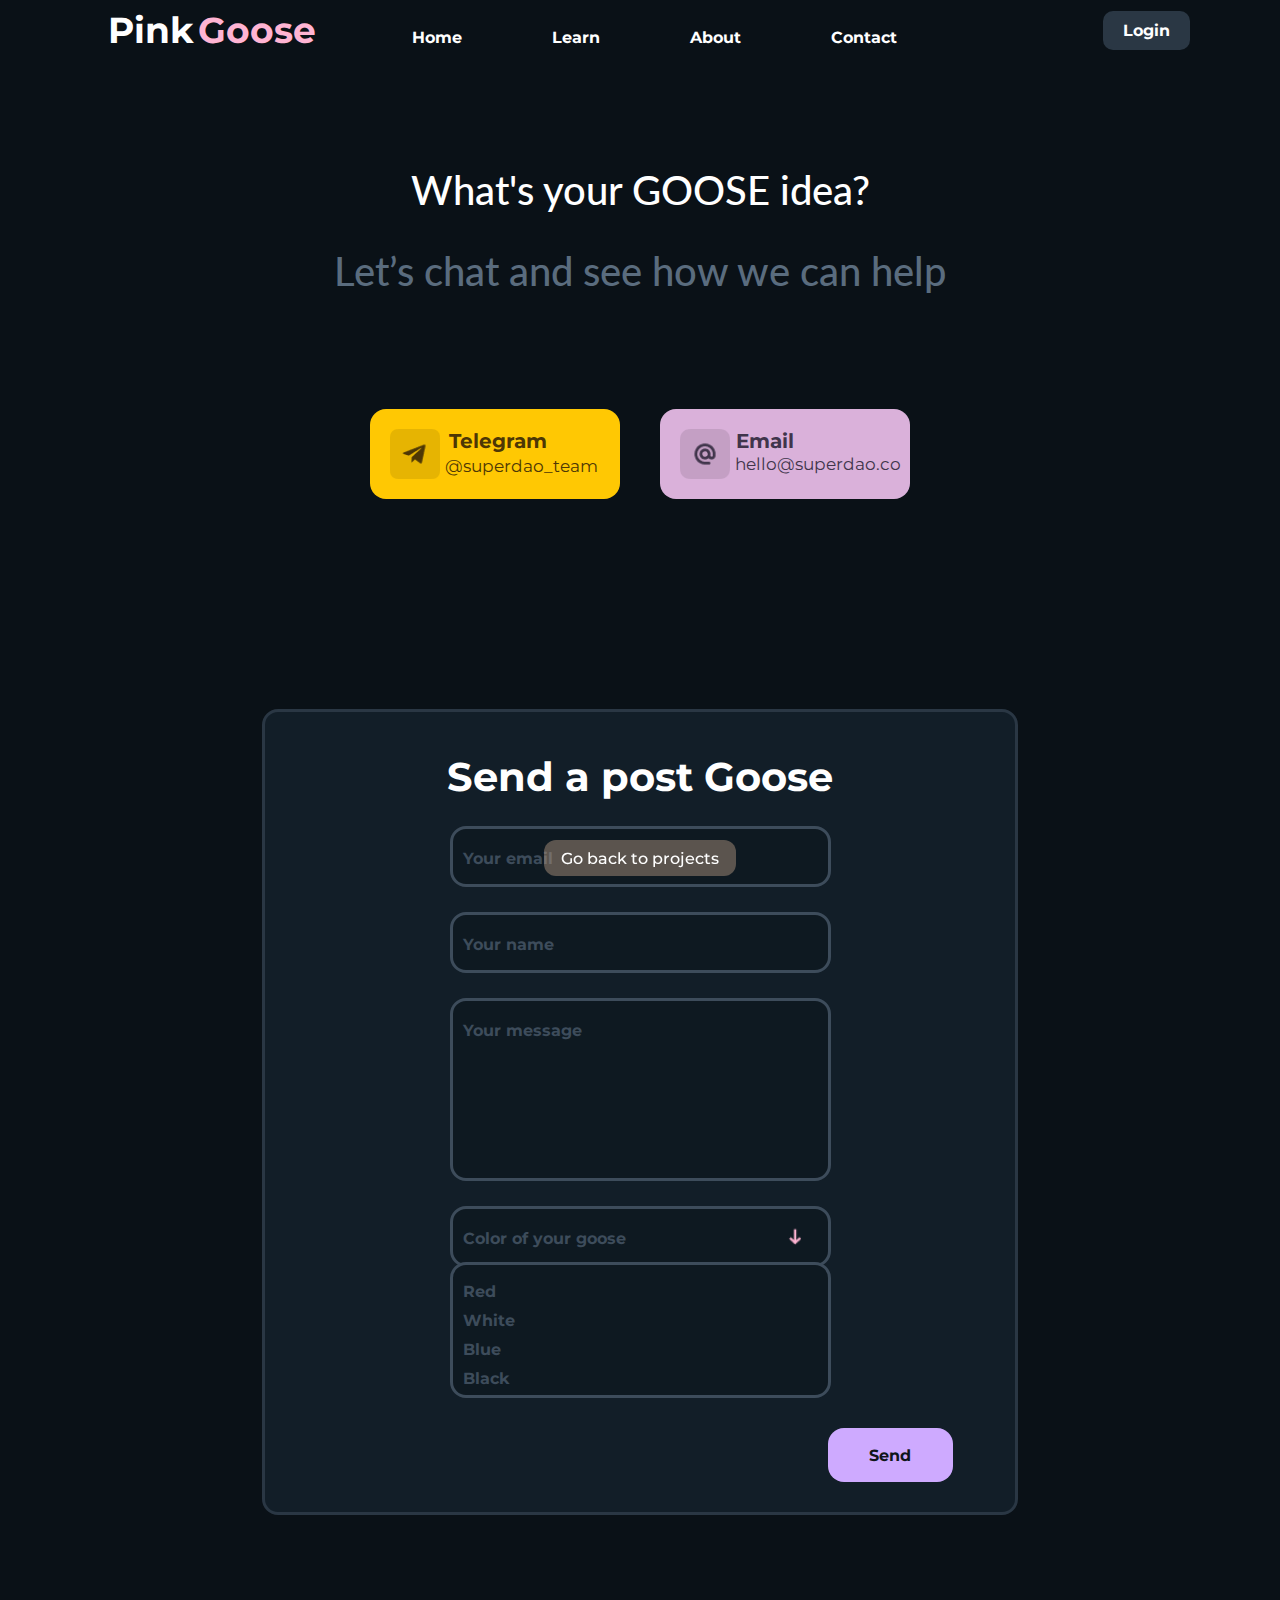
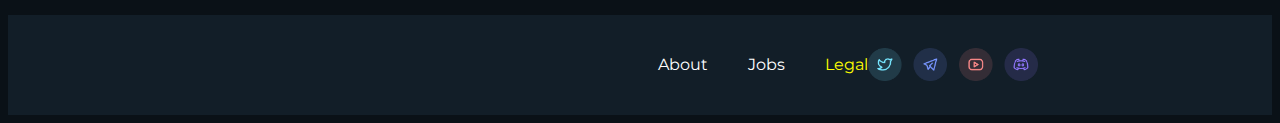
<file: PinkGoose/contact.html>
<!DOCTYPE html>
<html lang="en">

<head>
    <link href="https://fonts.googleapis.com/css?family=Montserrat:400,700&display=swap" rel="stylesheet">
    <link href="https://fonts.googleapis.com/css?family=Lato:400,700&display=swap" rel="stylesheet">
    <meta charset="UTF-8">
    <meta name="viewport" content="width=device-width, initial-scale=1.0">
    <title>Pink Goose</title>
    <link rel="icon" type="png" href="img/pinkgoosetitle.png">
    <link rel="stylesheet" href="styles.css">
</head>

<body>
    <header>
        <div class="flex spacebetw fullwidth aligncenter">
            <div>
                <span class="whitetext ptx">Pink</span>
                <span class="pinktext ptx">Goose</span>
            </div>
            <div>
                <nav class="flex div-main-mid">
                    <li class="m1ind m-1 redo"><a class="nocolor" href="index.html">Home</a></li>
                    <li class="m-1 redo"><a class="nocolor" href="learn.html">Learn</a></li>
                    <li class="m-1 redo"><a class="nocolor" href="about.html">About</a></li>
                    <li class="m-1 redo"><a class="nocolor" href="contact.html">Contact</a></li>
                </nav>
            </div>
            <div class="login-button nocolor">
                <a href="https://www.youtube.com/watch?v=xvFZjo5PgG0&list=RDxvFZjo5PgG0&start_radio=1">Login</a>
            </div>
        </div>
    </header>
    <main>
        <div class="gap"></div>
        <div class="lato-text goosefooter">
            <h2 class="gooseidea">What's your GOOSE idea?</h2>
            <h2 class="goosehelp">Let’s chat and see how we can help</h2>
        </div>
        <div class="gap2"></div>
        <div class="montserrat-text contactblocks">
            <div class="contactblock1">
                <img class="picturecontact" src="img/telegram.png" alt="Telegram">
                <h2 class="telegramh">Telegram</h2>
                <p class="telegramp">@superdao_team</p>
            </div>
            <div class="contactblock2">
                <img class="picturecontact" src="img/email.png" alt="Email">
                <h2 class="emailh">Email</h2>
                <p class="emailp">hello@superdao.co</p>
            </div>
        </div>
        <div class="contactform">
            <p class="postgoose">Send a post Goose</p>
            <div class="emailtext">
                <p class="emailinput">Your email</p>
            </div>
            <div class="nametext">
                <p class="nameinput">Your name</p>
            </div>
            <div class="messagetext">
                <p class="messageinput">Your message</p>
            </div>
            <div class="colorgoose">
                <p class="sendgoose">Color of your goose</p>
                <img class="pinkarrow" src="img/pinkarrow.png" alt="pinkarrow">
            </div>
            <div class="colorgoosemenu">
                <p class="colormenu">Red</p>
                <p class="colormenu">White</p>
                <p class="colormenu">Blue</p>
                <p class="colormenu">Black</p>
            </div>
            <div class="sendbutton">
                <p class="sendtext">Send</p>
            </div>
            <div class="gap3">
            </div>
        </div>
        </div>
        <div class="spacefooter"></div>
        <footer class="footercolor">
             <div>
                <a  class="bottom-button" href="../schoolprojects.html">Go back to projects</a>
            </div>
            <div class="footercenter">
                <p class="footertextw footertext">About</p>
                <p class="footertextw footertext">Jobs</p>
                <p class="footertexty footertext">Legal</p>
            </div>
            <div class="footerright">
                <img class="socialmedia" src="img/socialmediafooter.png" alt="socialmediaicons">
            </div>
        </footer>
</body>
</html>
</file>
<file: PinkGoose/styles.css>
body {
    background-color: #0a1117;
    font-family: 'Montserrat', 'Lato', Arial, sans-serif;
    color: white;
}

.flex {
    display: flex;
}

/* betw = between */
.spacebetw {
    justify-content: space-between;
}

.fullwidth {
    width: 97vw;
}

.ptx

/* pinkgoose text*/
    {
    font-weight: bold;
    font-size: 36px;
}

.whitetext {
    color: white;
    margin-left: 100px;
}

.pinktext {
    color: #FFB4D3;
}

.m-1 {
    /* m-1 = margin 1, header */
    justify-content: center;
    margin-left: 40px;
    margin-right: 50px;
    margin-top: 15px;
}

.redo {
    /* redo = remove dots */
    text-decoration: none;
    display: inline;
}

.nocolor {
    text-decoration: none;
    display: inline;
    font-weight: bold;
}

a {
    color: white
}

.goose-main {
    display: flex;
    justify-content: center;
    margin-top: 75px;
    font-weight: bold;
    font-size: 36px;

}

.goose-main2 {
    display: flex;
    justify-content: center;
    margin-top: -20px;
    font-weight: bold;
    font-size: 36px;

}

.lato-text {
    font-family: 'Lato', Arial, sans-serif;
}

.montserrat-text {
    font-family: 'Montserrat', 'Lato', Arial, sans-serif;
}

.widthgoose {
    display: flex;
    justify-content: center;
    margin-top: 10px;
    margin-left: auto;
    margin-right: auto;
    width: 33%;
    text-align: center;

}

.gs-button {
    /* gs-button = get started-button */
    padding: 12px 32px;
    background-color: #CEAAFF;
    color: black;
    font-weight: bold;
    font-size: 15px;
    text-align: center;
    width: 100px;
    height: 20px;
    border-radius: 10px;
    justify-content: center;
    display: block;
    margin-left: 680px;
    margin-top: 40px;
}

.login-button a {
    margin-top: 10px;
    margin-right: 60px;
    background-color: #2A3744;
    padding: 10px 20px;
    border-radius: 10px;
    text-align: center;
    text-decoration: none;
    display: inline;
}

.aligncenter {
    align-items: center;
}

header {
    height: 50px;
}

.div-main-mid {
    align-content: center;
    margin-left: -100px;
}

.aligncenter {
    text-align: center;
}

.arrowdown {
    display: flex;
    justify-content: center;
    margin-top: 50px;
    margin-left: 50%;
    width: 20px;
    height: 20px;
}

.stars {
    display: flex;
    justify-content: center;
    margin-top: 50px;
    margin-left: 23%;
    width: 60px;
    height: 60px;
}

.ready {
    display: flex;
    justify-content: center;
    margin-left: auto;
    /*680px*/
    margin-top: -50px;
    font-size: 40px;
}

.invdao {
    /* Investment DAO */
    color: #FFB4D3;
}

.startdao {
    /* Startup DAO */
    color: #FFC24C;
}

.serdao {
    /* Service DAO */
    color: #D387FF;
}

.comdao {
    /* Community DAO */
    color: #77E6FF;
}

.impdao {
    /* Impact DAO */
    color: #23C9DE;
}

.defidao {
    /* DeFi DAO */
    color: #FF9E9E;
}

.moredao {
    /* More DAO */
    color: #505F6D;
}

.starmore {
    width: 12px;
    height: 12px;
    margin-top: 5px;
}

.invdao,
.startdao,
.serdao,
.comdao,
.impdao,
.defidao,
.moredao {
    /*All DAO information*/
    align-content: center;
    display: inline;
    justify-content: center;
    margin-left: 40px;
    font-size: 20px;
    padding: 12px 18px;
    border-radius: 100px;
    font-size: 15px;
    font-weight: bold;
    background-color: #182632;
}

.photo {
    display: flex;
    justify-content: center;
    margin-left: 310px;
    margin-top: 40px;
    width: 900px;
    height: auto;

}

.flexcenter {
    justify-content: center;
    display: flex;
}

.superdao {
    display: flex;
    justify-content: center;
    padding: 12px 18px;
    color: #0A1117;
    background-color: #FFB4D3;
    border-radius: 100px;
    font-weight: bold;
    margin-top: -15px;
    width: 21%;

}

.superdao-photo {
    display: flex;
    justify-content: center;
    align-items: center;
    flex-direction: column;
}

.stars2 {
    display: flex;
    justify-content: center;
    margin-top: 80px;
    margin-left: 1100px;
    width: 45px;
    height: auto;

}

.uphoto {
    /*under photo*/
    display: flex;
    justify-content: center;
    margin-left: auto;
    margin-top: -15px;
    font-size: 230%;
    font-weight: 600;
}

.infocom {
    /*info about the company, under uphoto*/
    display: flex;
    flex-direction: column;
    justify-content: center;
    margin-left: auto;
    margin-top: -5px;
    font-size: 200%;
    text-align: center;
    color: #37424D;

}

.infocom2 {
    /*info about the company, under uphoto*/
    display: flex;
    flex-direction: column;
    justify-content: center;
    margin-left: auto;
    margin-top: -50px;
    font-size: 200%;
    text-align: center;
    color: #37424D;

}

.infocom3 {
    /*info about the company, under uphoto*/
    display: flex;
    flex-direction: column;
    justify-content: center;
    margin-left: auto;
    margin-top: -50px;
    font-size: 200%;
    text-align: center;
    color: #FFB4D3;
}

.stars3 {
    display: flex;
    justify-content: center;
    margin-top: 80px;
    margin-left: 450px;
    width: 45px;
    height: auto;
}

.stars4 {
    display: flex;
    justify-content: center;
    margin-top: -20px;
    margin-left: 900px;
    width: 35px;
    height: auto;

}

.worksw {
    display: flex;
    justify-content: center;
    margin-left: auto;
    margin-top: 0px;
    font-size: 40px;
    font-weight: 600;
}

.paymentFormsPics {
    display: flex;
    justify-content: center;
    gap: 20px;
}

.eth {
    display: flex;
    justify-content: center;
    width: 10px;
    border-radius: 16px;
    padding: 1px 1px;
    border: 2px solid #2A3744;
    background-color: #121E28;
}

.eth-pic {
    width: 120px;
    height: 120px;
}

.poly {
    display: flex;
    justify-content: center;
    width: 10px;
    border-radius: 16px;
    padding: 1px 1px;
    border: 2px solid #2A3744;
    background-color: #121E28;
}

.poly-pic {
    width: 120px;
    height: 120px;
}

.gnos {
    display: flex;
    justify-content: center;
    width: 10px;
    border-radius: 16px;
    padding: 1px 1px;
    border: 2px solid #2A3744;
    background-color: #121E28;
}

.gnos-pic {
    width: 123px;
    height: 123px;
}

.snap {
    display: flex;
    justify-content: center;
    width: 10px;
    border-radius: 16px;
    padding: 1px 1px;
    border: 2px solid #2A3744;
    background-color: #121E28;
}

.snap-pic {
    width: 120px;
    height: 120px;
}


.ens {
    display: flex;
    justify-content: center;
    width: 10px;
    border-radius: 16px;
    padding: 1px 1px;
    border: 2px solid #2A3744;
    background-color: #121E28;
}

.ens-pic {
    width: 120px;
    height: 120px;
}

.open {
    display: flex;
    justify-content: center;
    width: 10px;
    border-radius: 16px;
    padding: 1px 1px;
    border: 2px solid #2A3744;
    background-color: #121E28;
}

.open-pic {
    width: 120px;
    height: 120px;
}


.paymentTxt {
    display: flex;
    flex-direction: row;
}

.ethtext {
    display: flex;
    margin-top: 10px;
    margin-left: 345px;
}

.polytext {
    display: flex;
    margin-top: 10px;
    margin-left: 75px;
}

.gnostext {
    display: flex;
    margin-top: 10px;
    margin-left: 67px;
}

.snaptext {
    display: flex;
    margin-top: 10px;
    margin-left: 60px;
}

.enstext {
    display: flex;
    margin-top: 10px;
    margin-left: 92px;
}

.opentext {
    display: flex;
    margin-top: 10px;
    margin-left: 92px;
}

.haestxt {
    /*help at every step text*/
    display: flex;
    justify-content: center;
    margin-top: 130px;
}

.peoplepictures {
    display: flex;
    justify-content: center;
    margin-left: auto;
    margin-right: auto;
    margin-top: 50px;
}

.helptxtstart {
    display: flex;
    justify-content: center;
    font-weight: bold;
    font-size: 30px;
    margin-top: 30px;
}

.starblue {
    display: flex;
    justify-content: center;
    margin-top: 35px;
    margin-left: 27px;
    margin-right: 27px;
    width: 30px;
    height: 30px;

}

.onestars {
    display: flex;
    justify-content: center;
    margin-top: 35px;
    margin-left: 27px;
    margin-right: 27px;
    width: 30px;
    height: 30px;

}

.helptxt {
    display: flex;
    justify-content: center;
    font-weight: bold;
    font-size: 30px;
    margin-top: -30px;
}

.wd {
    /* Weekly digest */
    background-color: #121E28;
    border: 2px solid #3D4C5B;
    border-radius: 16px;
    padding: 35px;
    margin-left: 300px;
    margin-right: 300px;
    margin-top: 200px;
}

.wdtext {
    display: flex;
    justify-content: center;
    font-size: 40px;
}

.wdtext2 {
    display: flex;
    justify-content: center;
    font-size: 30px;
    font-weight: 400;
    color: #9AAFC3;
}

.wdemail {
    background-color: #0e1921;
    border: 2px solid #3D4C5B;
    border-radius: 16px;
    padding: 15px 0px;
    width: 45%;
    height: 25px;
    margin-left: 20%;
}

.wdemailtext {
    color: #2A3744;
    font-weight: bold;
    margin-left: 3%;
    margin-top: auto;
}

.subbutton {
    padding: 17px 32px;
    background-color: #CEAAFF;
    color: black;
    font-weight: bold;
    font-size: 17px;
    text-align: center;
    width: 100px;
    height: 20px;
    border-radius: 10px;
    justify-content: center;
    display: block;
    margin-left: 400px;
    margin-top: -50px;
}

.stars4-1 {
    display: flex;
    justify-content: center;
    margin-top: 100px;
    margin-left: 450px;
    width: 45px;
    height: auto;
}

.unicodespace {
    display: flex;
    padding-bottom: 70px;
}

.container1 {
    width: 885px;
    height: 50px;
    margin-left: auto;
    margin-right: auto;
    display: flex;
    justify-content: flex-start;
}

.container2 {
    width: 885px;
    height: 50px;
    margin-left: auto;
    margin-right: auto;
    display: flex;
    justify-content: flex-end;
}

.arrow {
    margin-left: 6px;
}

.container3 {
    background-color: transparent;
    border-radius: 16px;
    display: flex;
    width: 950px;
    height: 200px;
    margin-left: auto;
    margin-right: auto;
    justify-content: space-evenly;
}

.containerp {
    color: white;
    font-size: 32px;
    font-weight: bold;
    margin: 0;
}

.seeall {
    color: #8395A7;
    font-weight: bold;
    margin-left: -135px;
    font-size: 15px;
    text-decoration: none;
}

.innercontainer {
    border-radius: 16px;
    width: 275px;
    height: 300px;
    display: flex;
    justify-content: flex-start;
    flex-direction: column;
}

.containerblue {
    background-color: #77E6FF;
    padding: 1px;

}

.containerpurple {
    background-color: #D387FF;
    padding: 1px;
}

.containeryellow {
    background-color: #DBE268;
    padding: 1px;
}

.decryptimg {
    margin-top: 30px;
    margin-left: 20px;
}

.blockworksimg {
    height: 20px;
    width: 110px;
    margin-top: 30px;
    margin-left: 20px;
}

.techcrunchimg {
    height: 20px;
    width: 100px;
    margin-top: 30px;
    margin-left: 20px;
}

.headerblue {
    display: flex;
    justify-content: center;
    border: transparent;
    color: #0A1117;
    font-size: 18px;
    font-weight: bold;
    margin-top: 15px;
    margin-left: 17px;
    text-wrap: wrap;
    width: 250px;

}

.headerpurple {
    display: flex;
    justify-content: center;
    border: transparent;
    color: #0A1117;
    font-size: 18px;
    font-weight: bold;
    margin-top: 15px;
    margin-left: 17px;
    text-wrap: wrap;
    width: 250px;
}

.headeryellow {
    display: flex;
    justify-content: center;
    border: transparent;
    color: #0A1117;
    font-size: 18px;
    font-weight: bold;
    margin-top: 15px;
    margin-left: 17px;
    text-wrap: wrap;
    width: 250px;

}

.parblue {
    color: #000000;
    font-size: 15px;
    margin-left: 17px;
    margin-top: 8px;
    width: 250px;
}

.parpurple {
    color: #000000;
    font-size: 15px;
    margin-left: 17px;
    margin-top: 3px;
    width: 250px;
}

.paryellow {
    color: #000000;
    font-size: 15px;
    margin-left: 17px;
    margin-top: 3px;
    width: 250px;
}

.arrowblue {
    color: #000000;
    font-size: 15px;
    margin-left: 20px;
    margin-top: 14px;
    width: 250px;
    font-weight: bold;
}

.arrowyellow {
    color: #000000;
    font-size: 15px;
    margin-left: 20px;
    margin-top: 14px;
    width: 250px;
    font-weight: bold;
}

.arrowpurple {
    color: #000000;
    font-size: 15px;
    margin-left: 20px;
    margin-top: 13px;
    width: 250px;
    font-weight: bold;
}

.arrowyellow {
    color: #000000;
    font-size: 15px;
    margin-left: 20px;
    margin-top: 30px;
    width: 250px;
    font-weight: bold;
}

.stars4-2 {
    display: flex;
    margin-top: 140px;
    margin-left: 520px;
    height: 30px;
    width: auto;
}

.gap {
    padding-bottom: 75px;
}

.gap2 {
    padding-bottom: 40px;
}

.gap3 {
    padding-bottom: 30px;
}

.containerpodcast1 {
    width: 885px;
    height: 50px;
    margin-left: auto;
    margin-right: auto;
    display: flex;
    justify-content: flex-start;
}

.containerpodcast2 {
    background-color: transparent;
    border-radius: 16px;
    display: flex;
    width: 950px;
    height: 200px;
    margin-left: auto;
    margin-right: auto;
    justify-content: space-evenly;
}

.innercontainerpod {
    background-color: #121E28;
    width: 275px;
    height: 280px;
    display: flex;
    justify-content: flex-start;
    flex-direction: column;
}

.colorpod {
    border: 1px solid #2A3744;
    border-radius: 16px;
}

.podcastpic {
    margin-top: 20px;
    margin-left: 20px;
    width: 50px;
    height: auto;
}

.headerin2 {
    display: flex;
    justify-content: center;
    border: transparent;
    color: #FFFFFF;
    font-size: 16px;
    font-weight: bold;
    margin-top: 18px;
    margin-left: 23px;
    text-wrap: wrap;
    width: 250px;
}

.parin1-1 {
    color: #FFFFFF;
    font-size: 15px;
    margin-left: 23px;
    margin-top: 0px;
    width: 250px;
}

.parin1-2 {
    color: #FFFFFF;
    font-size: 15px;
    margin-left: 23px;
    margin-top: -10px;
    width: 250px;
}

.parin2-1 {
    color: #FFFFFF;
    font-size: 15px;
    margin-left: 23px;
    margin-top: 0px;
    width: 250px;
}

.parin2-2 {
    color: #FFFFFF;
    font-size: 15px;
    margin-left: 23px;
    margin-top: -10px;
    width: 250px;
}

.parin3-1 {
    color: #FFFFFF;
    font-size: 15px;
    margin-left: 23px;
    margin-top: 0px;
    width: 250px;
}

.parin3-2 {
    color: #FFFFFF;
    font-size: 15px;
    margin-left: 23px;
    margin-top: -10px;
    width: 250px;
}

.arrowin1 {
    color: #FFFFFF;
    font-size: 15px;
    margin-left: 25px;
    margin-top: 40px;
    width: 250px;
    font-weight: bold;
}

.arrowin2 {
    color: #FFFFFF;
    font-size: 15px;
    margin-left: 25px;
    margin-top: 21px;
    width: 250px;
    font-weight: bold;
}

.arrowin3 {
    color: #FFFFFF;
    font-size: 15px;
    margin-left: 25px;
    margin-top: 40px;
    width: 250px;
    font-weight: bold;
}

.starsrev3 {
    display: flex;
    margin-top: 150px;
    margin-left: 290px;
    height: 30px;
    width: auto;
}

.starsrev {
    display: flex;
    margin-top: -30px;
    margin-left: 730px;
    height: 50px;
    width: auto;
}

.gooseidea {
    display: flex;
    justify-content: center;
    margin-left: auto;
    font-size: 40px;
    font-weight: 500;
}

.goosehelp {
    color: #5A6C7E;
    display: flex;
    justify-content: center;
    margin-left: auto;
    font-size: 40px;
    font-weight: 500;
}

.ohtext {
    /* our heroes text */
    display: flex;
    justify-content: center;
    margin-left: auto;
    margin-top: 60px;
    font-size: 20px;
}

.ohcontainer {
    background-color: transparent;
    border-radius: 16px;
    display: flex;
    width: 100%;
    height: 200px;
    justify-content: center;
    gap: 40px;
    margin-top: 40px;
}

.ohblocks {
    /* our heroes blocks */
    display: flex;
    background-color: #FFB4D3;
    border-radius: 16px;
    width: 275px;
    height: 295px;
    display: flex;
    flex-direction: column;
}

.ohimg {
    width: 125px;
    height: 125px;
    margin-left: auto;
    margin-right: auto;
    margin-top: 20px;
    margin-bottom: -15px;
}

.ohinnername {
    color: black;
    display: flex;
    justify-content: center;
    font-size: 18px;
    font-weight: bold;
    margin-top: 55px;
    margin-left: -30px;
    text-align: center;
    width: 200px;
}

.ohinnernameh {
    color: black;
    display: flex;
    justify-content: center;
    font-size: 18px;
    font-weight: bold;
    margin-top: 55px;
    margin-left: -15px;
    text-align: center;
    width: 200px;
}

.ohinnerjob {
    color: black;
    margin-top: -15px;
    margin-left: 24px;
}

.ohcontact {
    color: black;
    margin-top: 15px;
    margin-left: 190px;
    font-weight: bold;
    font-size: 12px;
}

.ohcontacth {
    color: black;
    margin-top: -5px;
    margin-left: 190px;
    font-weight: bold;
    font-size: 12px;
}

.contactblocks {
    background-color: transparent;
    border-radius: 16px;
    display: flex;
    width: 100%;
    height: 300px;
    justify-content: center;
    gap: 40px;
    margin-top: 40px;
    margin-bottom: 80px;
}

.contactblock1 {
    background-color: #FFC803;
    border-radius: 16px;
    width: 250px;
    height: 90px;
    display: flex;
    justify-content: flex-start;
    flex-direction: column;
}

.contactblock2 {
    background-color: #DAB1da;
    border-radius: 16px;
    width: 250px;
    height: 90px;
    display: flex;
    justify-content: flex-start;
    flex-direction: column;
}

.picturecontact {
    width: 50px;
    height: auto;
    margin-left: 20px;
    margin-top: 20px;
}

.telegramh {
    /*telegram header*/
    display: flex;
    justify-content: center;
    border: transparent;
    color: #4D3705;
    font-size: 20px;
    margin-top: -50px;
    margin-left: 5px;
}

.telegramp {
    /*telegram paragraph*/
    color: #4D3705;
    font-size: 17px;
    margin-left: 75px;
    margin-top: -13px;
}

.emailh {
    /*email header*/
    display: flex;
    justify-content: center;
    border: transparent;
    color: #40354B;
    font-size: 20px;
    margin-top: -50px;
    margin-left: -40px;
}

.emailp {
    /*email paragraph*/
    color: #40354B;
    font-size: 17px;
    margin-left: 75px;
    margin-top: -15px;
}

.contactform {
    background-color: #121E28;
    border-radius: 16px;
    border: 3px solid #2A3744;
    width: 750px;
    height: 800px;
    display: flex;
    justify-content: center;
    align-items: center;
    flex-direction: column;
    margin-left: auto;
    margin-right: auto;
    margin-top: -80px;
}

.postgoose {
    color: white;
    font-size: 40px;
    font-weight: bold;
    text-align: center;
    margin-bottom: auto;
}

.footercolor {
    background-color: #121E28;
    width: auto;
    height: 100px;
    display: flex;
    justify-content: space-between;
    align-items: center;
}

.footertext {
    margin: 0;
}

.footertextw {
    color: #FFFFFF;
}

.footertexty {
    color: yellow;
}

.socialmedia {
    width: 170px;
    height: auto;
    margin-left: 0px;
}

.footerright {
    display: flex;
    justify-content: flex-end;
    align-items: center;
    margin-left: auto;
    margin-right: 300px;
}

.footercenter {
    display: flex;
    gap: 40px;
    margin-left: 650px;
}

.spacefooter {
    padding-bottom: 100px;
}

.emailtext {
    background-color: #0e1921;
    border: 3px solid #3D4C5B;
    border-radius: 16px;
    padding: 15px 0px;
    width: 50%;
    height: 25px;
    margin-left: auto;
    margin-right: auto;
    margin-top: 25px;
}

.emailinput {
    margin-bottom: 10px;
    margin-top: 5px;
    margin-left: 10px;
    color: #3D4C5B;
    font-weight: bold;
}

.nametext {
    background-color: #0e1921;
    border: 3px solid #3D4C5B;
    border-radius: 16px;
    padding: 15px 0px;
    width: 50%;
    height: 25px;
    margin-left: auto;
    margin-right: auto;
    margin-top: 25px;
}

.nameinput {
    margin-bottom: 10px;
    margin-top: 5px;
    margin-left: 10px;
    color: #3D4C5B;
    font-weight: bold;
}

.messagetext {
    background-color: #0e1921;
    border: 3px solid #3D4C5B;
    border-radius: 16px;
    padding: 15px 0px;
    width: 50%;
    height: 250px;
    margin-left: auto;
    margin-right: auto;
    margin-top: 25px;
}

.messageinput {
    margin-bottom: 10px;
    margin-top: 5px;
    margin-left: 10px;
    color: #3D4C5B;
    font-weight: bold;
}

.colorgoose {
    background-color: #0e1921;
    border: 3px solid #3D4C5B;
    border-radius: 16px;
    padding: 15px 0px;
    width: 50%;
    height: 25px;
    margin-left: auto;
    margin-right: auto;
    margin-top: 25px;
}

.sendgoose {
    margin-bottom: 10px;
    margin-top: 5px;
    margin-left: 10px;
    color: #3D4C5B;
    font-weight: bold;
}

.pinkarrow {
    width: 25px;
    height: auto;
    margin-left: 330px;
    margin-bottom: 300px;
    margin-top: -34px;
}

.colorgoosemenu {
    background-color: #0e1921;
    border: 3px solid #3D4C5B;
    border-radius: 16px;
    padding: 15px 0px;
    width: 50%;
    height: 100px;
    margin-left: auto;
    margin-right: auto;
    margin-top: -5px;
}

.colormenu {
    margin-bottom: 10px;
    margin-top: 2px;
    margin-left: 10px;
    color: #3D4C5B;
    font-weight: bold;
}

.sendbutton {
    background-color: #CEAAFF;
    border-radius: 16px;
    padding: 2px 0px;
    width: 125px;
    height: 50px;
    margin-left: 500px;
    margin-top: 30px;
}

.sendtext {
    color: #10151A;
    font-weight: bold;
    text-align: center;
    justify-content: center;
    align-items: center;
}

.chatgptdownhere{

}
.bottom-button {
  height: 2.25rem;               
  width: 12rem;                   
  background-color: rgba(168, 143, 123, 0.5); 
  border-radius: 0.75rem;          
  display: flex;
  align-items: center;
  justify-content: center;
  position: fixed;
  bottom: 1.5rem;                 
  left: 50%;
  transform: translateX(-50%);
  color: white;
  font-weight: 500;
  font-family: 'Montserrat', sans-serif;
  text-decoration: none;            
  z-index: 50;
  cursor: pointer;
  transition: all 0.2s ease;
}

.bottom-button:hover {
  background-color: rgba(168, 143, 123, 0.8);
  transform: translateX(-50%) scale(1.05);
}
</file>
